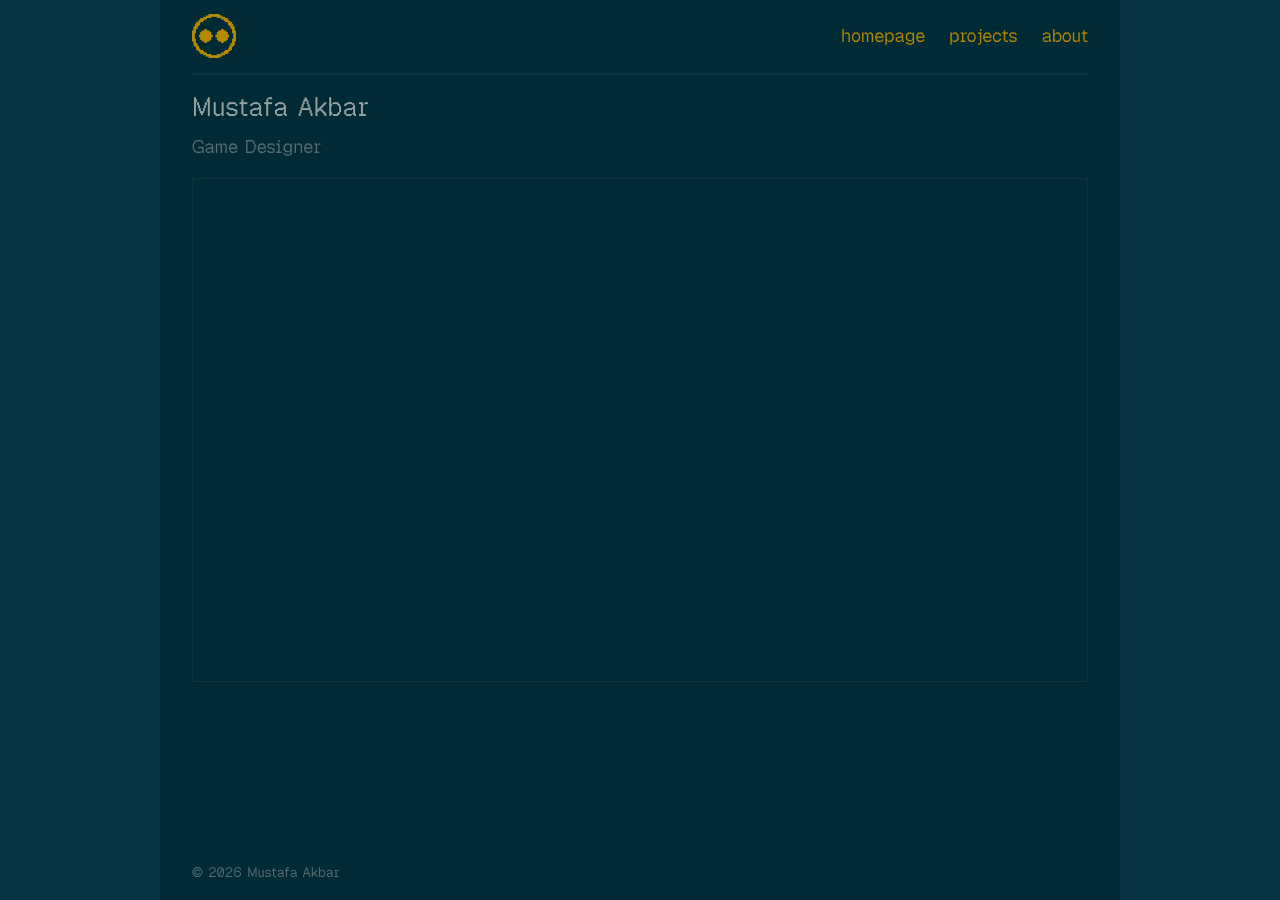
<file: index.html>
<!DOCTYPE html>
<html lang="en">
<head>
<meta charset="UTF-8">
<meta name="viewport" content="width=device-width, initial-scale=1.0">
<title>Home</title>
<link rel="stylesheet" href="css/style.css">
<link rel="icon" type="image/x-icon" href="/files/favicon.ico">
</head>
<body>

<nav>
    <div class="nav-logo" id="themeToggle" title="Toggle theme"></div>

    <div class="nav-links">
        <a href="../index.html" class="active">homepage</a>
        <a href="../projects.html">projects</a>
        <a href="../about.html">about</a>
    </div>
</nav>

<script>
(() => {
    const root = document.documentElement;
    const toggle = document.getElementById("themeToggle");

    if (localStorage.getItem("theme") === "light") {
        root.setAttribute("data-theme", "light");
    }
 
    toggle.addEventListener("click", () => {
        if (root.getAttribute("data-theme") === "light") {
            root.removeAttribute("data-theme");
            localStorage.removeItem("theme");
        } 
        
        else {
            root.setAttribute("data-theme", "light");
            localStorage.setItem("theme", "light");
        }
    })
})()
</script>

<div class="home">
    <header>
        <h1>Mustafa Akbar</h1>
        <p class="subtitle">Game Designer</p>
    </header>

    <div class="video-container">
        <iframe
            src="https://www.youtube-nocookie.com/embed/xcbQzDCbr6g?si=GJ0fyuXgSL8s6NCU"
            title="YouTube video player"
            frameborder="0"
            allow="accelerometer; autoplay; clipboard-write; encrypted-media; gyroscope; web-share"
            referrerpolicy="strict-origin-when-cross-origin"
            allowfullscreen>
        </iframe>
    </div>
</div>

<footer>
    © <span id="year"></span> Mustafa Akbar
</footer>

<script>
document.getElementById("year").textContent = new Date().getFullYear();
</script>

</body>
</html>
</file>
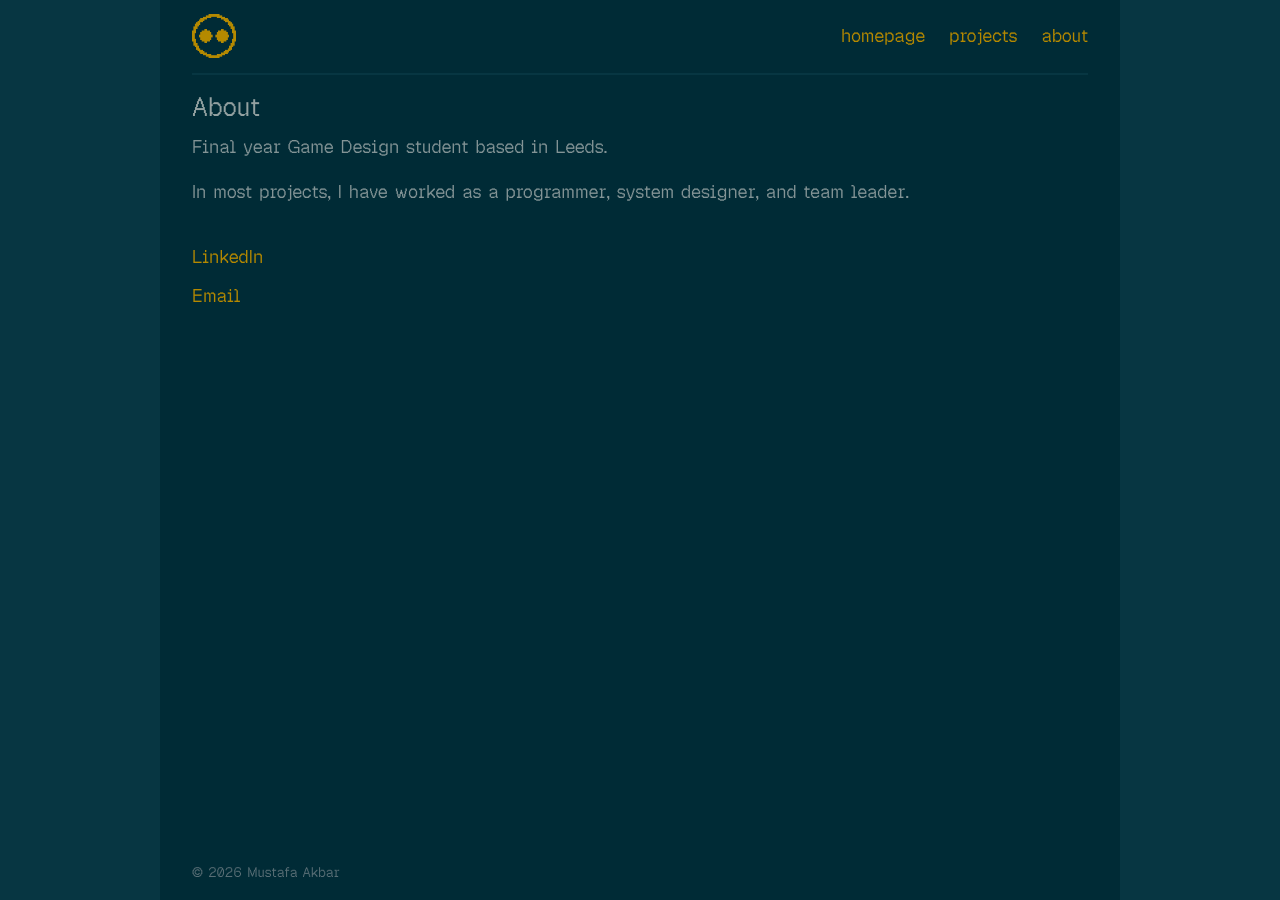
<file: about.html>
<!DOCTYPE html>
<html lang="en">
<head>
<meta charset="UTF-8">
<meta name="viewport" content="width=device-width, initial-scale=1.0">
<title>About</title>
<link rel="stylesheet" href="css/style.css">
<link rel="icon" type="image/x-icon" href="/files/favicon.ico">
</head>
<body>

<nav>
    <div class="nav-logo" id="themeToggle" title="Toggle theme"></div>

    <div class="nav-links">
        <a href="../index.html" class="active">homepage</a>
        <a href="../projects.html">projects</a>
        <a href="../about.html">about</a>
    </div>
</nav>

<script>
(() => {
    const root = document.documentElement;
    const toggle = document.getElementById("themeToggle");

    if (localStorage.getItem("theme") === "light") {
        root.setAttribute("data-theme", "light");
    }

    toggle.addEventListener("click", () => {
        if (root.getAttribute("data-theme") === "light") {
            root.removeAttribute("data-theme");
            localStorage.removeItem("theme");
        } else {
            root.setAttribute("data-theme", "light");
            localStorage.setItem("theme", "light");
        }
    })
})()
</script>
<h1>About</h1>

<p>
    Final year Game Design student based in Leeds.
</p>

<p>
    In most projects, I have worked as a programmer, system designer, and team leader.
</p>

<div class="about-links">
    <a href="https://www.linkedin.com/in/mustafa-akb/?skipRedirect=true">LinkedIn</a>
    <a href="mailto:mustafaakbar@duck.com">Email</a>
</div>

<footer>
    © <span id="year"></span> Mustafa Akbar
</footer>

<script>
document.getElementById("year").textContent = new Date().getFullYear();
</script>

</body>
</html>
</file>
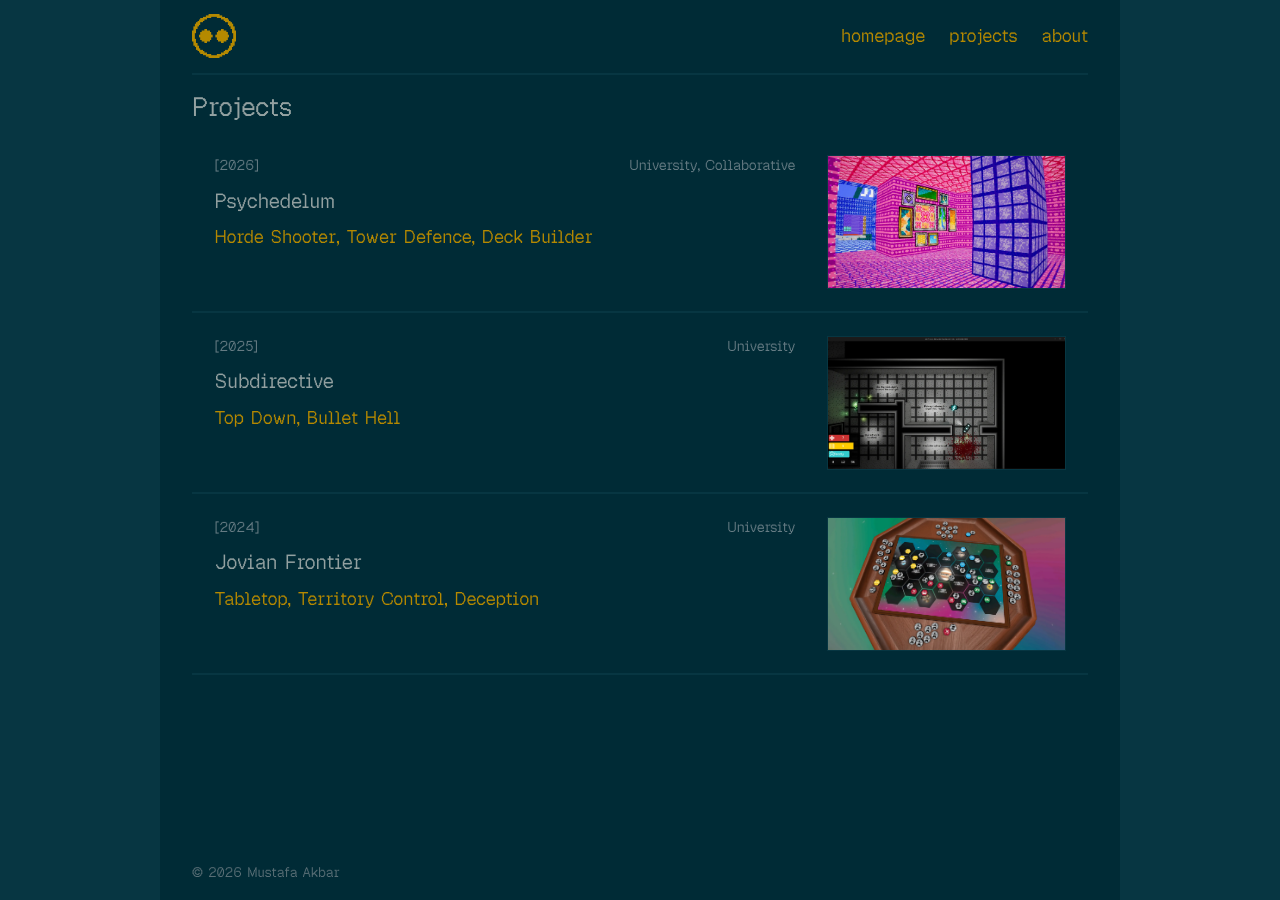
<file: projects.html>
<!DOCTYPE html>
<html lang="en">
<head>
<meta charset="UTF-8">
<meta name="viewport" content="width=device-width, initial-scale=1.0">
<title>Projects</title>
<link rel="stylesheet" href="css/style.css">
<link rel="icon" type="image/x-icon" href="/files/favicon.ico">
</head>
<body>

<nav>
    <div class="nav-logo" id="themeToggle" title="Toggle theme"></div>

    <div class="nav-links">
        <a href="../index.html" class="active">homepage</a>
        <a href="../projects.html">projects</a>
        <a href="../about.html">about</a>
    </div>
</nav>

<script>
(() => {
    const root = document.documentElement;
    const toggle = document.getElementById("themeToggle");

    if (localStorage.getItem("theme") === "light") {
        root.setAttribute("data-theme", "light");
    }

    toggle.addEventListener("click", () => {
        if (root.getAttribute("data-theme") === "light") {
            root.removeAttribute("data-theme");
            localStorage.removeItem("theme");
        } else {
            root.setAttribute("data-theme", "light");
            localStorage.setItem("theme", "light");
        }
    })
})()
</script>

<h1>Projects</h1>

<div class="project-list">

    <a href="projects/psychedelum.html" class="project-card">
        <div>
            <div class="project-meta">
                <p class="project-date">[2026]</p>
                <p class="project-tags">University, Collaborative</p>
            </div>

            <h2>Psychedelum</h2>
            <p>Horde Shooter, Tower Defence, Deck Builder</p>
        </div>

        <div class="project-image">
            <img src="files/psychedelum4.webp" alt="">
        </div>
    </a>
    
    <a href="projects/subdirective.html" class="project-card">
        <div>
            <div class="project-meta">
                <p class="project-date">[2025]</p>
                <p class="project-tags">University</p>
            </div>

            <h2>Subdirective</h2>
            <p>Top Down, Bullet Hell</p>
        </div>

        <div class="project-image">
            <img src="files/cat1.webp" alt="">
        </div>
    </a>

    <a href="projects/jovianFrontier.html" class="project-card">
        <div>
            <div class="project-meta">
                <p class="project-date">[2024]</p>
                <p class="project-tags">University</p>
            </div>

            <h2>Jovian Frontier</h2>
            <p>Tabletop, Territory Control, Deception</p>
        </div>

        <div class="project-image">
            <img src="files/jovianFrontier1.webp" alt="">
        </div>
    </a>
    

</div>

<footer>
    © <span id="year"></span> Mustafa Akbar
</footer>

<script>
document.getElementById("year").textContent = new Date().getFullYear();
</script>

</body>
</html>
</file>
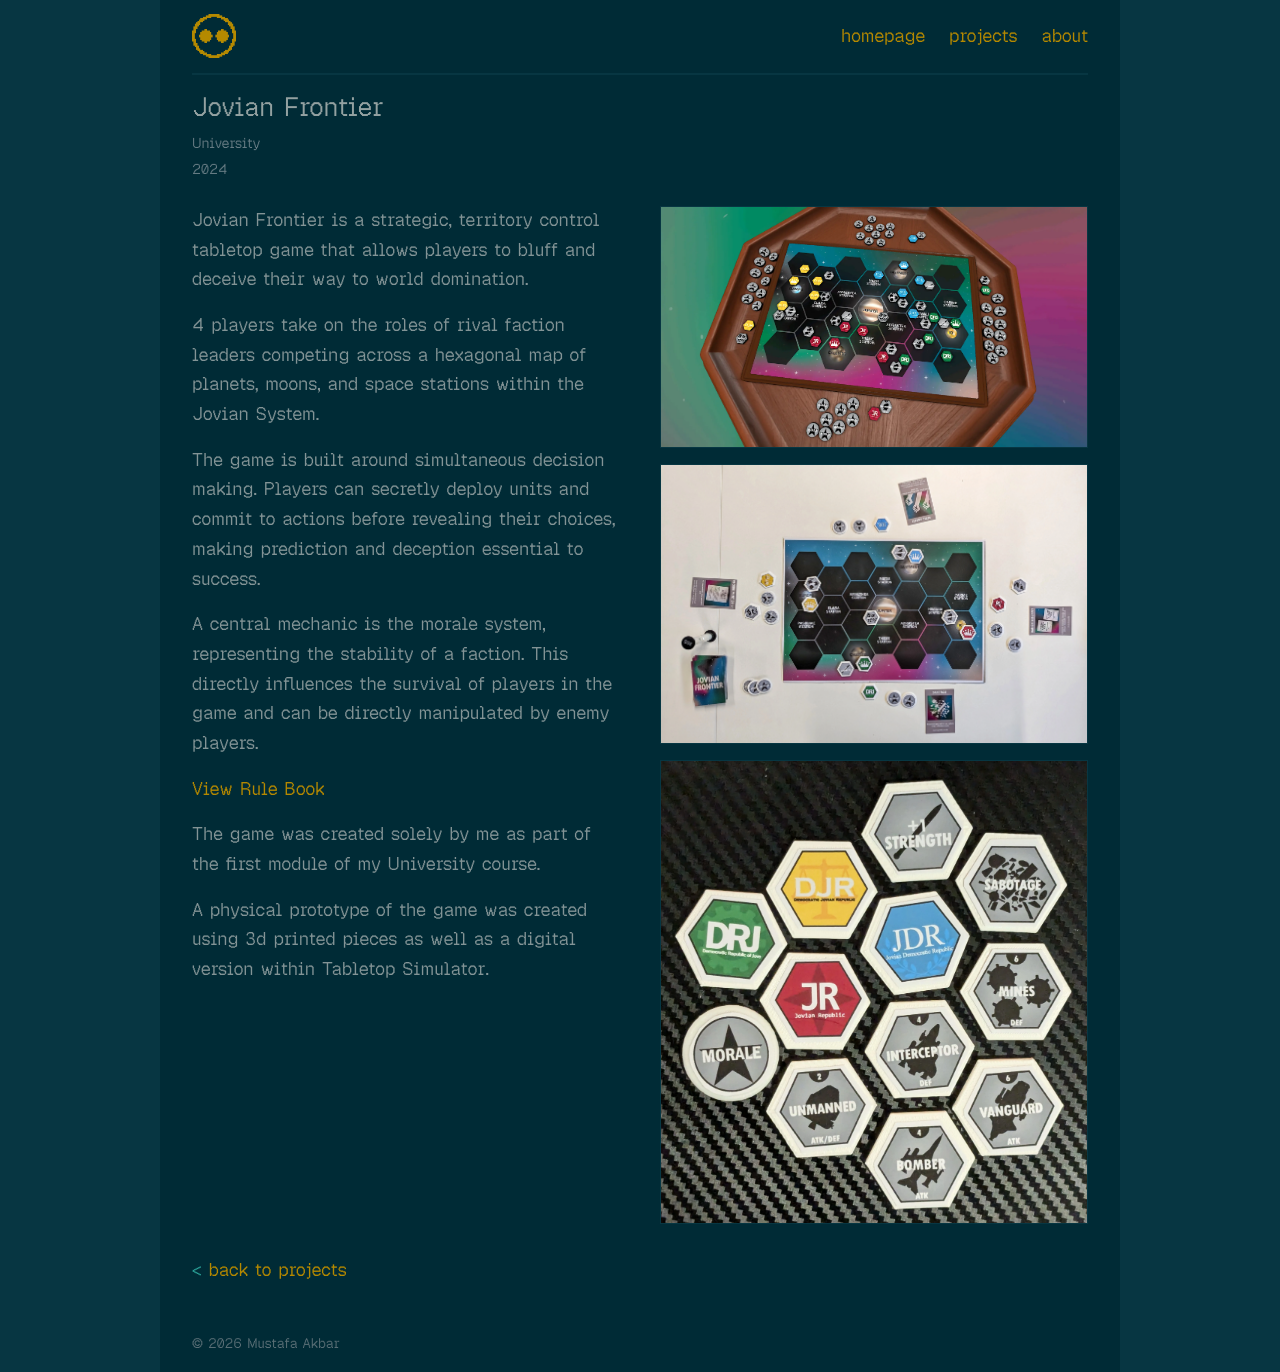
<file: projects/jovianFrontier.html>
<!DOCTYPE html>
<html lang="en">
<head>
<meta charset="UTF-8">
<meta name="viewport" content="width=device-width, initial-scale=1.0">
<title>Jovian Frontier</title>
<link rel="stylesheet" href="../css/style.css">
<link rel="icon" type="image/x-icon" href="/files/favicon.ico">
</head>
<body>

<nav>
    <div class="nav-logo" id="themeToggle" title="Toggle theme"></div>

    <div class="nav-links">
        <a href="../index.html" class="active">homepage</a>
        <a href="../projects.html">projects</a>
        <a href="../about.html">about</a>
    </div>
</nav>

<script>
(() => {
    const root = document.documentElement;
    const toggle = document.getElementById("themeToggle");

    if (localStorage.getItem("theme") === "light") {
        root.setAttribute("data-theme", "light");
    }

    toggle.addEventListener("click", () => {
        if (root.getAttribute("data-theme") === "light") {
            root.removeAttribute("data-theme");
            localStorage.removeItem("theme");
        } else {
            root.setAttribute("data-theme", "light");
            localStorage.setItem("theme", "light");
        }
    })
})()
</script>

<div class="project-detail">

    <h1>Jovian Frontier</h1>

    <div class="project-meta">
        <p class="project-tags">University</p>
        <p class="project-date">2024</p>
    </div>

    <div class="project-layout">

        <div class="project-main">

            <p>
                Jovian Frontier is a strategic, territory control tabletop game that allows players to bluff 
                and deceive their way to world domination.
            </p>

            <p>
                4 players take on the roles of rival faction leaders competing across a hexagonal map of planets, 
                moons, and space stations within the Jovian System.
            </p>
            
            <p>
                The game is built around simultaneous decision making.
                Players can secretly deploy units and commit to actions before revealing their choices, making prediction and deception essential to success.
            </p>

            <p>
                 A central mechanic is the morale system, representing the stability of a faction. This directly influences the survival of players in the game and can be 
                 directly manipulated by enemy players.
            </p>

            <a href="../files/jovianFrontierRuleBook.pdf" target="_blank">
                View Rule Book
            </a>
            
            <p>

            </p>

            <p>
                The game was created solely by me as part of the first module of my University course. 
            </p>

            <p>
                
            </p>

            <p>
                A physical prototype of the game was created using 3d printed pieces as well as a digital version within Tabletop Simulator. 
            </p>

        </div>

        <aside class="project-sidebar">

            <img src="../files/jovianFrontier1.webp" alt="">
            <img src="../files/jovianFrontier2.webp" alt="">
            <img src="../files/jovianFrontier4.webp" alt="">

        </aside>

    </div>

    <a class="back-link" href="../projects.html">back to projects</a>

</div>

<footer>
    © <span id="year"></span> Mustafa Akbar
</footer>

<script>
document.getElementById("year").textContent = new Date().getFullYear();
</script>

</body>
</html>
</file>
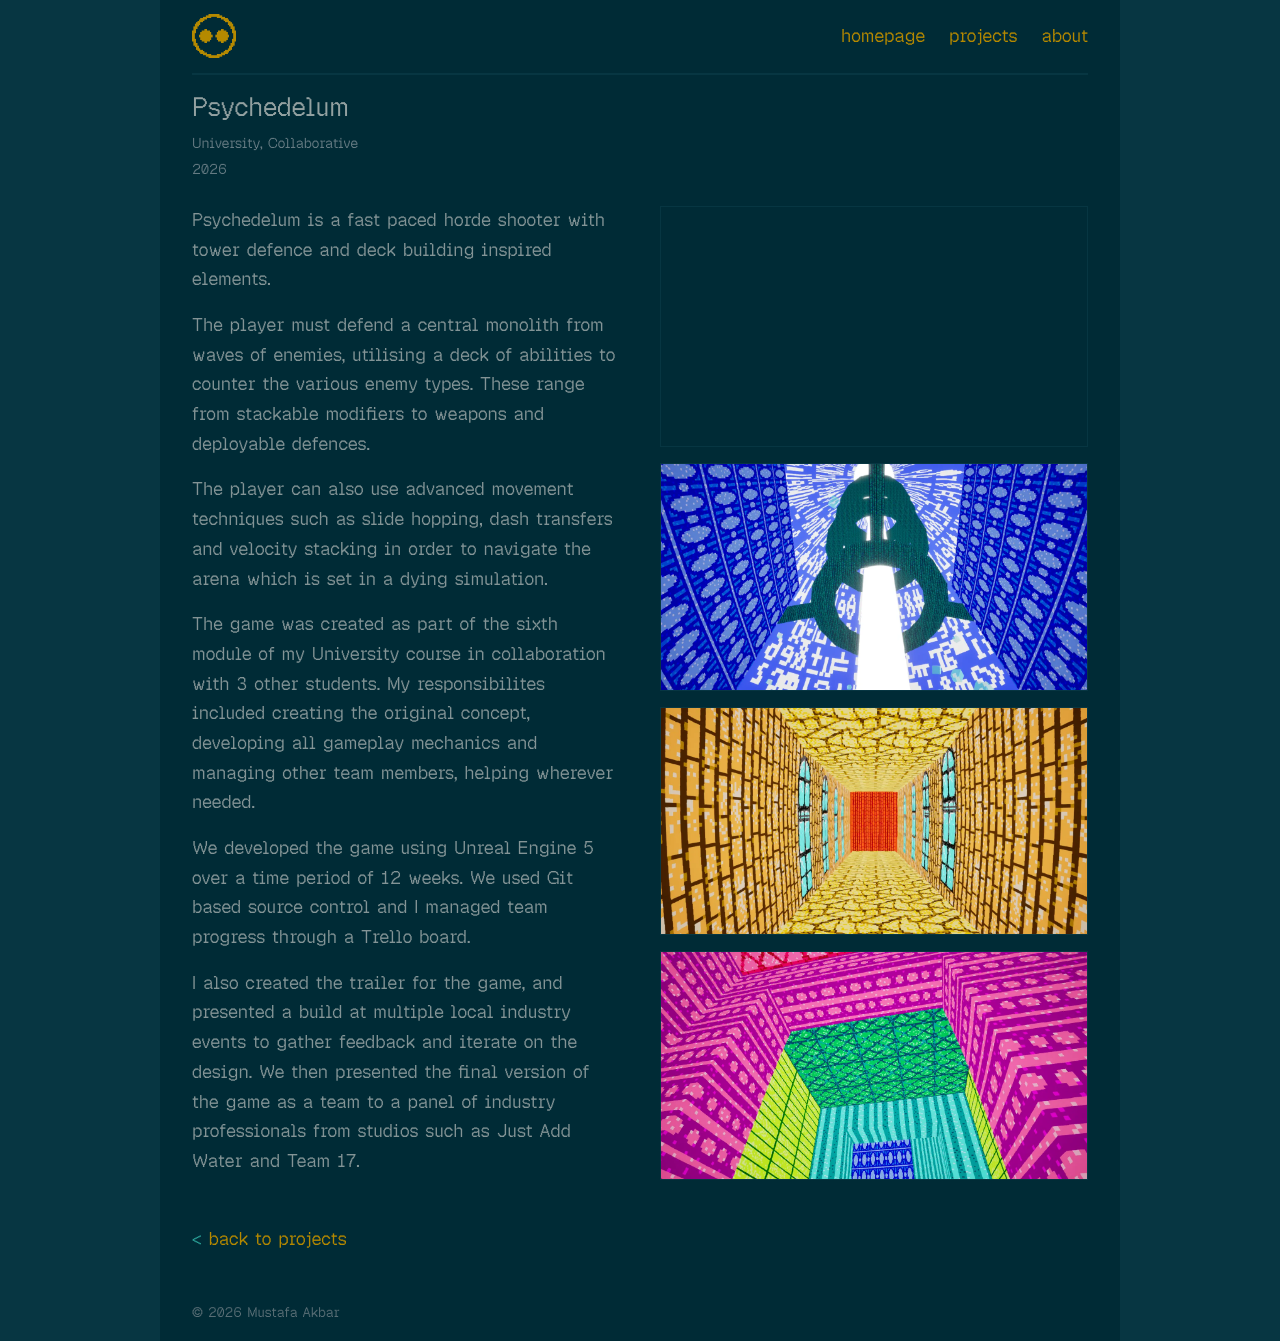
<file: projects/psychedelum.html>
<!DOCTYPE html>
<html lang="en">
<head>
<meta charset="UTF-8">
<meta name="viewport" content="width=device-width, initial-scale=1.0">
<title>Psychedelum</title>
<link rel="stylesheet" href="../css/style.css">
<link rel="icon" type="image/x-icon" href="/files/favicon.ico">
</head>
<body>

<nav>
    <div class="nav-logo" id="themeToggle" title="Toggle theme"></div>

    <div class="nav-links">
        <a href="../index.html" class="active">homepage</a>
        <a href="../projects.html">projects</a>
        <a href="../about.html">about</a>
    </div>
</nav>

<script>
(() => {
    const root = document.documentElement;
    const toggle = document.getElementById("themeToggle");

    if (localStorage.getItem("theme") === "light") {
        root.setAttribute("data-theme", "light");
    }

    toggle.addEventListener("click", () => {
        if (root.getAttribute("data-theme") === "light") {
            root.removeAttribute("data-theme");
            localStorage.removeItem("theme");
        } else {
            root.setAttribute("data-theme", "light");
            localStorage.setItem("theme", "light");
        }
    })
})()
</script>

<div class="project-detail">

    <h1>Psychedelum</h1>

    <div class="project-meta">
        <p class="project-tags">University, Collaborative</p>
        <p class="project-date">2026</p>
    </div>

    <div class="project-layout">

        <div class="project-main">

            <p>
                Psychedelum is a fast paced horde shooter with tower defence and deck building inspired elements. 
            </p>

            <p>
                The player must defend a central monolith from waves of enemies, utilising a deck of abilities to counter the various enemy types. These range from stackable modifiers to weapons and deployable defences.
            </p>
            
            <p>
                The player can also use advanced movement techniques such as slide hopping, dash transfers and velocity stacking in order to navigate the arena which is set in a dying simulation.
            </p>

            <p>
                The game was created as part of the sixth module of my University course in collaboration with 3 other students. My responsibilites included creating the original concept, developing all gameplay mechanics and managing other team members, helping wherever needed.
            </p>

            <p>
                We developed the game using Unreal Engine 5 over a time period of 12 weeks. We used Git based source control and I managed team progress through a Trello board.
            </p>

            <p>
                I also created the trailer for the game, and presented a build at multiple local industry events to gather feedback and iterate on the design. We then presented the final version of the game as a team to a panel of industry professionals from studios such as Just Add Water and Team 17. 
            </p>

        </div>

        <aside class="project-sidebar">

            <iframe 
                src="https://www.youtube-nocookie.com/embed/xcbQzDCbr6g?si=GJ0fyuXgSL8s6NCU" title="YouTube video player" frameborder="0" allow="accelerometer; autoplay; clipboard-write; encrypted-media; gyroscope; web-share" referrerpolicy="strict-origin-when-cross-origin" allowfullscreen>
            </iframe>

            <img src="../files/psychedelum1.webp" alt="">
            <img src="../files/psychedelum3.webp" alt="">
            <img src="../files/psychedelum2.webp" alt="">

        </aside>

    </div>

    <a class="back-link" href="../projects.html">back to projects</a>

</div>

<footer>
    © <span id="year"></span> Mustafa Akbar
</footer>

<script>
document.getElementById("year").textContent = new Date().getFullYear();
</script>

</body>
</html>
</file>
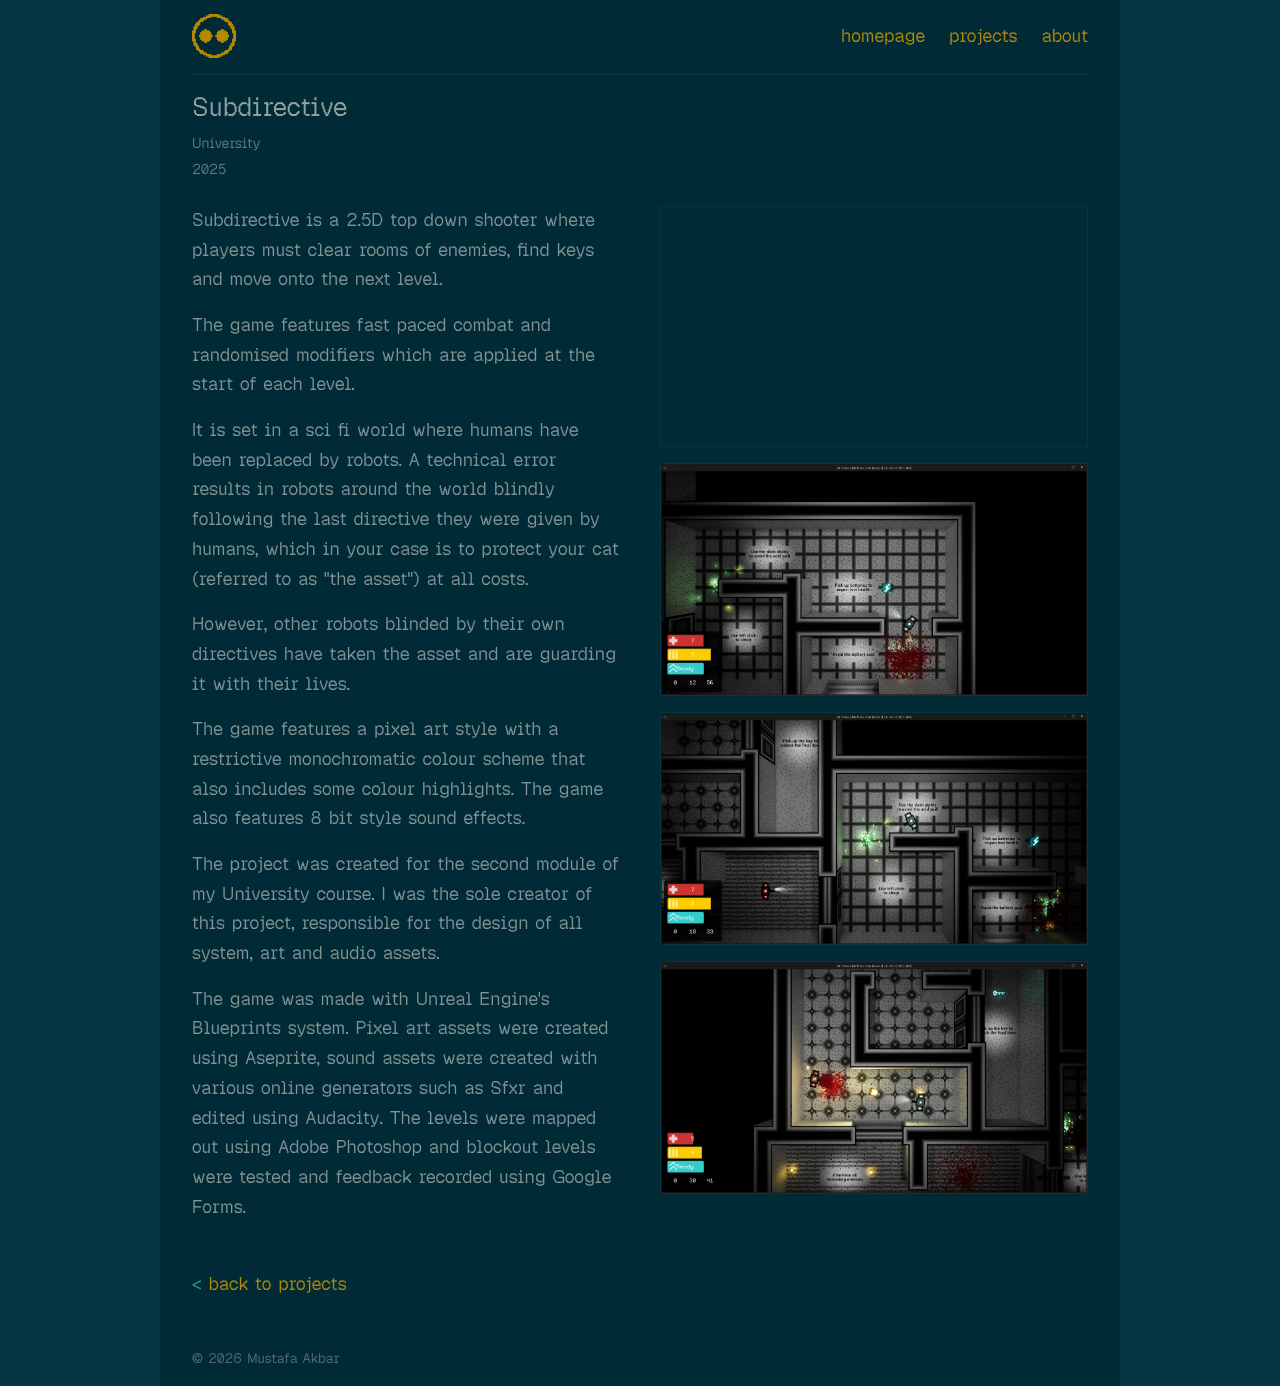
<file: projects/subdirective.html>
<!DOCTYPE html>
<html lang="en">
<head>
<meta charset="UTF-8">
<meta name="viewport" content="width=device-width, initial-scale=1.0">
<title>Subdirective</title>
<link rel="stylesheet" href="../css/style.css">
<link rel="icon" type="image/x-icon" href="/files/favicon.ico">
</head>
<body>

<nav>
    <div class="nav-logo" id="themeToggle" title="Toggle theme"></div>

    <div class="nav-links">
        <a href="../index.html" class="active">homepage</a>
        <a href="../projects.html">projects</a>
        <a href="../about.html">about</a>
    </div>
</nav>

<script>
(() => {
    const root = document.documentElement;
    const toggle = document.getElementById("themeToggle");

    if (localStorage.getItem("theme") === "light") {
        root.setAttribute("data-theme", "light");
    }

    toggle.addEventListener("click", () => {
        if (root.getAttribute("data-theme") === "light") {
            root.removeAttribute("data-theme");
            localStorage.removeItem("theme");
        } else {
            root.setAttribute("data-theme", "light");
            localStorage.setItem("theme", "light");
        }
    })
})()
</script>

<div class="project-detail">

    <h1>Subdirective</h1>

    <div class="project-meta">
        <p class="project-tags">University</p>
        <p class="project-date">2025</p>
    </div>

    <div class="project-layout">

        <div class="project-main">

            <p>
                Subdirective is a 2.5D top down shooter where players must clear rooms of enemies, find keys and move onto the next level.
            </p>

            <p>
                The game features fast paced combat and randomised modifiers which are applied at the start of each level.
            </p>

            <p>
                It is set in a sci fi world where humans have been replaced by robots. A technical error results in robots around the world blindly following the last directive they were given by humans, which in your case is to protect your cat (referred to as "the asset") at all costs. 
            </p>

            <p>
                However, other robots blinded by their own directives have taken the asset and are guarding it with their lives.
            </p>

            <p>
                The game features a pixel art style with a restrictive monochromatic colour scheme that also includes some colour highlights. The game also features 8 bit style sound effects. 
            </p>

            <p>
                The project was created for the second module of my University course. I was the sole creator of this project, responsible for the design of all system, art and audio assets. 
            </p>

            <p>
                The game was made with Unreal Engine's Blueprints system. Pixel art assets were created using Aseprite, sound assets were created with various online generators such as Sfxr and edited using Audacity. The levels were mapped out using Adobe Photoshop and blockout levels were tested and feedback recorded using Google Forms.
            </p>


        </div>

        <aside class="project-sidebar">

            <iframe 
                src="https://www.youtube-nocookie.com/embed/qO_xhlPX1kc" title="YouTube video player" frameborder="0" allow="accelerometer; autoplay; clipboard-write; encrypted-media; gyroscope; web-share" referrerpolicy="strict-origin-when-cross-origin" allowfullscreen>
            </iframe>

            <img src="../files/cat1.webp" alt="">
            <img src="../files/cat2.webp" alt="">
            <img src="../files/cat3.webp" alt="">

        </aside>

    </div>

    <a class="back-link" href="../projects.html">back to projects</a>

</div>

<footer>
    © <span id="year"></span> Mustafa Akbar
</footer>

<script>
document.getElementById("year").textContent = new Date().getFullYear();
</script>

</body>
</html>
</file>
<file: css/style.css>
@font-face {
    font-family: "Geist Pixel";
    src: url("../fonts/GeistPixel-Square.woff2") format("woff2");
    font-weight: 400;
    font-style: normal;
}

/* default dark theme */
:root {
    --base03: #002b36;
    --base02: #073642;
    --base01: #586e75;
    --base00: #657b83;
    --base0:  #839496;
    --base1:  #93a1a1;

    --yellow:  #b58900;
    --orange:  #cb4b16;
    --red:     #dc322f;
    --magenta: #d33682;
    --violet:  #6c71c4;
    --blue:    #268bd2;
    --cyan:    #2aa198;
    --green:   #859900;
}

/* light theme override */
html[data-theme="light"] {
    --base03: #fdf6e3;
    --base02: #eee8d5;
    --base01: #93a1a1;
    --base00: #839496;
    --base0:  #657b83;
    --base1:  #586e75;

    --yellow:  #b58900; 
    --orange:  #cb4b16;
    --red:     #dc322f;
    --magenta: #d33682;
    --violet:  #6c71c4;
    --blue:    #268bd2;
    --cyan:    #2aa198;
    --green:   #859900;
}

/* reset */
* {
    margin: 0;
    padding: 0;
    box-sizing: border-box;
}

html {
    scroll-behavior: smooth;
    background: var(--base02);
}

body {
    background: var(--base03);
    color: var(--base0);

    font-family: "Geist Pixel", monospace;
    font-size: 18px;
    line-height: 1.65;

    max-width: 960px;
    min-height: 100vh;

    margin: 0 auto;
    padding: 0 2rem 0.5rem;

    display: flex;
    flex-direction: column;

    text-rendering: geometricPrecision;
    -webkit-font-smoothing: none;
    -moz-osx-font-smoothing: auto;
}

p {
    margin-bottom: 1rem;
}

.project-layout p {
    margin-bottom: 1rem;
}

.project-layout h2,
.project-layout h3 {
    margin-top: 1.5rem;
    margin-bottom: 0.75rem;
}

nav,
footer,
.project-card,
.project-image,
.video-container iframe,
.video-container video {
    border-radius: 0;
}

::selection {
    background: var(--base02);
}

/* links? idk man what the fuck did i do */

.nav-links a,
.nav-links a:visited,
.nav-links a:focus,
.nav-links a:active,
.nav-links a.active {
    background: transparent !important;
    outline: none !important;
    box-shadow: none !important;
}

.nav-links a:focus-visible {
    outline: none !important;
    box-shadow: none !important;
}

.nav-links a {
    -webkit-tap-highlight-color: transparent;
}

a {
    text-decoration: none;
    transition: color 0.15s ease;
}

a:focus,
a:active {
    outline: none;
}

.nav-logo,
.nav-logo:focus,
.nav-logo:active {
    outline: none;
}

/* dark mode */
html:not([data-theme="light"]) a,
html:not([data-theme="light"]) .nav-links a,
html:not([data-theme="light"]) .about-links a,
html:not([data-theme="light"]) .back-link {
    color: var(--yellow);
}

html:not([data-theme="light"]) a:hover,
html:not([data-theme="light"]) .nav-links a:hover,
html:not([data-theme="light"]) .about-links a:hover,
html:not([data-theme="light"]) .back-link:hover {
    color: var(--cyan);
}

/* light mode */

html[data-theme="light"] a,
html[data-theme="light"] .nav-links a,
html[data-theme="light"] .about-links a,
html[data-theme="light"] .back-link {
    color: var(--red);
}

html[data-theme="light"] a:hover,
html[data-theme="light"] .nav-links a:hover,
html[data-theme="light"] .about-links a:hover,
html[data-theme="light"] .back-link:hover {
    color: var(--cyan);
}

/* layout */
nav {
    position: sticky;
    top: 0;
    z-index: 100;

    background: var(--base03);

    display: flex;
    align-items: center;
    justify-content: space-between;

    padding: 0.9rem 0;

    border-bottom: 2px solid var(--base02);

    margin-bottom: 1rem;
}

.nav-logo {
    width: 44px;
    height: 44px;
    background-repeat: no-repeat;
    background-position: center;
    background-size: contain;
    cursor: pointer;
    transition: opacity 0.12s ease;
    outline: none;
}

/* dark default */
html:not([data-theme="light"]) .nav-logo {
    background-image: url("../files/iconDark.webp");
}

/* light theme */
html[data-theme="light"] .nav-logo {
    background-image: url("../files/iconLight.webp");
}

/* hover overrides theme */
.nav-logo:hover {
    background-image: url("../files/iconHover.webp") !important;
}

.nav-links {
    display: flex;
    gap: 1.5rem;
    flex-wrap: wrap;
}

/* about links */
.about-links {
    display: flex;
    flex-direction: column;

    gap: 0.6rem;
    margin-top: 1.2rem;
}

.back-link::before {
    content: "< ";
}

.back-link {
    color: var(--yellow);
}

html[data-theme="light"] .back-link {
    color: var(--red);
}

.back-link::before {
    color: var(--cyan);
}

.back-link:hover {
    color: var(--cyan);
}

/* homepage */
.home {
    display: flex;
    flex-direction: column;
    gap: 0rem;
}

header {
    margin-bottom: 0;
}

h1 {
    color: var(--base1);
    font-size: 26px;
    line-height: 1.3;
    font-weight: normal;
    margin-bottom: 0.5rem;
}
.subtitle {
    color: var(--base01);
    font-size: 18px;
}

/* video */
.video-container {
    width: 100%;
    aspect-ratio: 16 / 9;
    margin-top: 0;
    display: block;
}

.video-container iframe,
.video-container video {
    width: 100%;
    height: 100%;
    border: 1px solid var(--base02);
    display: block;
}

iframe {
    max-width: 100%;
}

/* PROJECT CARDS */

.project-list {
    display: flex;
    flex-direction: column;
}

.project-card {
    display: grid;
    grid-template-columns: 1fr minmax(180px, 28%);
    gap: 2rem;

    padding: 1.4rem;

    border-bottom: 2px solid var(--base02);

    transition: none;

    isolation: isolate;

}

.project-card:hover {
    background: var(--base02);
}

.project-card h2 {
    color: var(--base1);
    margin-bottom: 0.6rem;
    font-size: 20px;
    line-height: 1.3;
    font-weight: normal;
}

.project-meta {
    display: flex;
    justify-content: space-between;
    align-items: center;
    gap: 1rem;

    margin-bottom: 0.6rem;
}

.project-date {
    color: var(--base00);
    font-size: 14px;
    margin: 0;
}

.project-tags {
    color: var(--base00);
    font-size: 14px;
    margin: 0;
    text-align: right;
}

.project-detail .project-meta {
    display: flex;
    flex-direction: column;
    align-items: flex-start;
    gap: 0.2rem;

    margin-bottom: 1rem;
}

.project-detail .project-tags,
.project-detail .project-date {
    text-align: left;
    margin: 0;
}

/* images */
.project-image {
    width: 100%;
    max-width: 100%;
    aspect-ratio: 16 / 9;
    border: 1px solid var(--base02);
    overflow: hidden;
}

.project-image img {
    width: 100%;
    height: 100%;
    object-fit: cover;

    /* darken image */

    /*
    filter: saturate(0.75) brightness(0.75);
    transition: filter 0.2s ease;
    */
}

/* reveal on hover*/

/*
.project-card:hover .project-image img {
    filter: saturate(1) brightness(1);
}
*/

.project-card:hover .project-tags {
    color: var(--base00);
}

/* PROJECT PAGE */

.project-layout {
    display: grid;
    grid-template-columns: 1fr 1fr;
    gap: 2.5rem;
    margin-top: 1.5rem;
}

.project-layout > * {
    min-width: 0;
}

.project-sidebar {
    display: flex;
    flex-direction: column;
    gap: 1rem;
    position: sticky;
    top: 90px;
}

.project-sidebar,
.project-content {
    min-width: 0;
}

.project-sidebar iframe,
.project-sidebar img {
    width: 100%;
    display: block;
    border: 1px solid var(--base02);
}

.project-sidebar iframe {
    aspect-ratio: 16 / 9;
    height: auto;
}

.project-sidebar img {
    height: auto;
}

/* footer */
footer {
    margin-top: auto;

    padding-top: 1rem;
    padding-bottom: 0.5rem;

    color: var(--base01);
    font-size: 0.85rem;
}

/* mobile */
@media (max-width: 1100px) {

    html {
        background: var(--base03);
    }
}

@media (max-width: 900px) {

    body {
        font-size: 16px;
    }

    .project-layout {
        grid-template-columns: 1fr 1fr;
        gap: 1.5rem;
    }

    .project-sidebar {
        position: static;
    }
}

@media (max-width: 600px) {

    body {
        padding-left: 1rem;
        padding-right: 1rem;
        font-size: 15px;
    }

    h1 {
        font-size: 1.4rem;
    }

    .project-card {
        grid-template-columns: 1fr;
        gap: 1rem;
    }

    .project-card h2 {
        font-size: 0.95rem;
    }

    .project-image {
        width: 100%;
        height: 200px;
    }

    .project-layout {
        display: flex;
        flex-direction: column;
        gap: 1.5rem;
    }

    nav {
        gap: 1rem;
    }

    .nav-links {
        gap: 1rem;
    }
}

.back-link {
    display: inline-block;
    margin-top: 2rem;
    margin-bottom: 2rem;
}

@media (hover: none) and (pointer: coarse) {
    .nav-logo:hover {
        background-image: inherit !important;
    }
}
</file>
